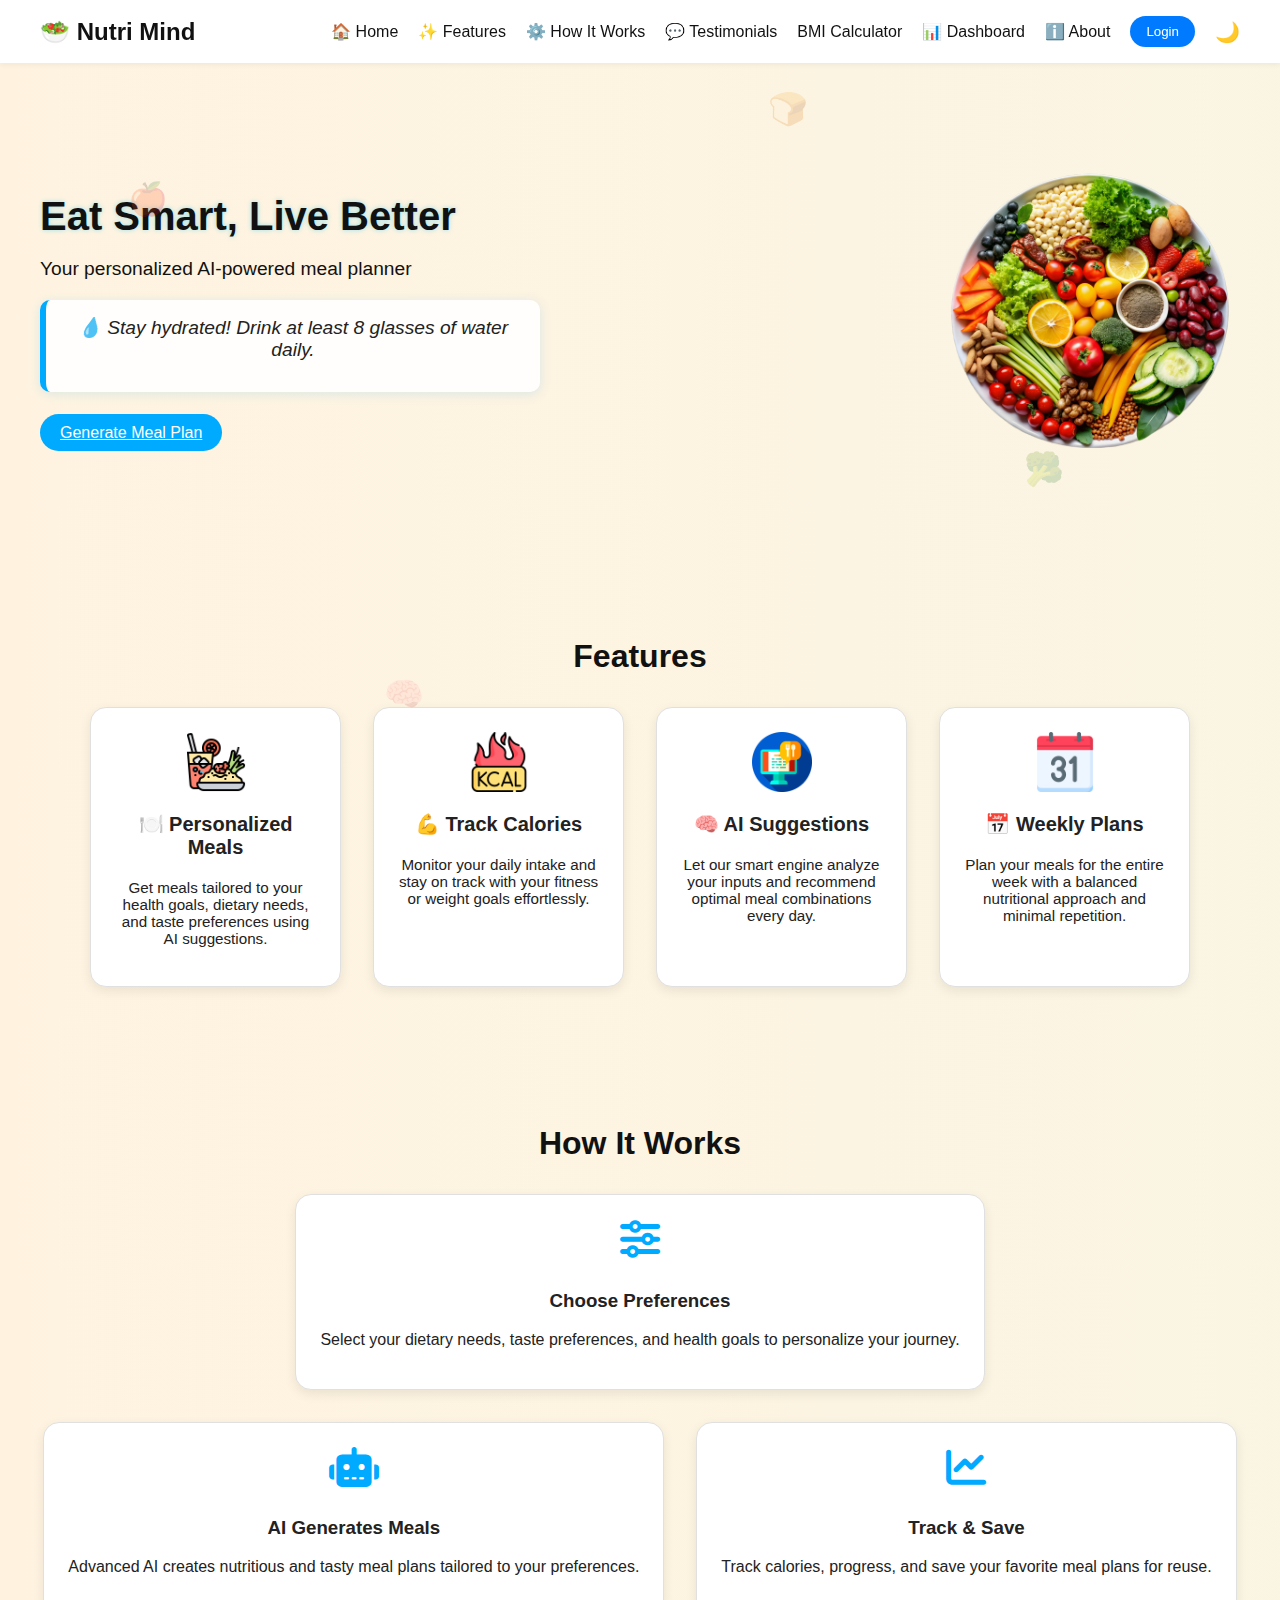
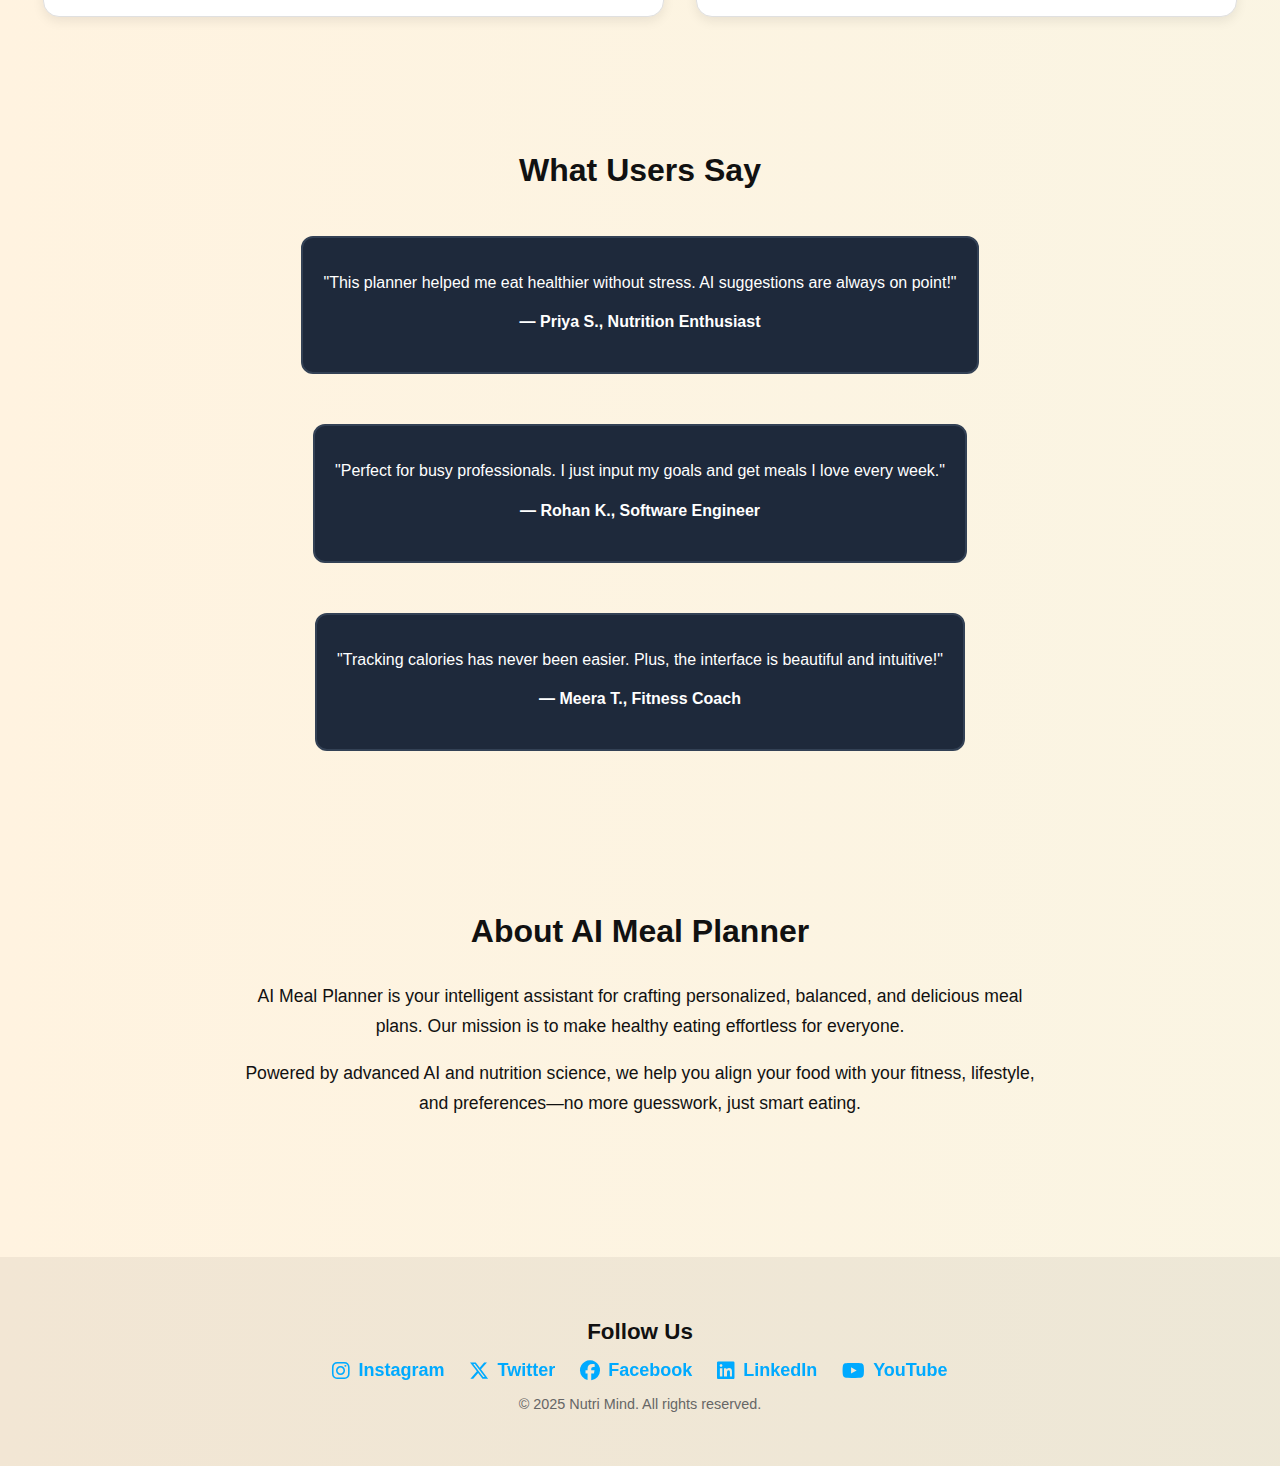
<file: index.html>
<!DOCTYPE html>
<html lang="en">
<head>
  <meta charset="UTF-8" />
  <meta name="viewport" content="width=device-width, initial-scale=1.0"/>
  <title>AI Meal Planner</title>
  <link rel="stylesheet" href="style/style.css" />

  <!-- ✅ Font Awesome for Icons -->
  <link rel="stylesheet" href="https://cdnjs.cloudflare.com/ajax/libs/font-awesome/6.5.0/css/all.min.css">
  
  
  <style>
    /* ✅ Add fade animation for daily tip */
    #dailyTip {
      font-size: 1.2rem;
      opacity: 0;
      transition: opacity 1s ease;
      text-align: center;
      margin-top: 1rem;
      font-weight: 500;
    }

    #dailyTip.visible {
      opacity: 1;
    }
  </style>
</head>

<body>

  <!-- 🆕 Floating Background Icons -->
  <div class="floating-icons">
    <span class="icon icon1">🍎</span>
    <span class="icon icon2">🥦</span>
    <span class="icon icon3">🧠</span>
    <span class="icon icon4">🍞</span>
  </div>

  <!-- ===================== Navbar ===================== -->
  <header class="navbar">
    <div class="logo">
      <span>🥗 Nutri Mind</span>
    </div>
    <nav class="navbar-right">
      <a href="#">🏠 Home</a>
      <a href="#features">✨ Features</a>
      <a href="#how-it-works">⚙️ How It Works</a>
      <a href="#testimonials">💬 Testimonials</a>
      <a href="bmi.html">BMI Calculator</a>
      <a href="dashboard.html">📊 Dashboard</a>
      <a href="#about">ℹ️ About</a>
      <button id="login-btn" class="cta">Login</button>
      <span id="dark-mode-toggle">🌙</span>
    </nav>
  </header>

  <!-- ===================== Hero Section ===================== -->
  <section class="hero">
    <div class="hero-content">
      <h1>Eat Smart, Live Better</h1>
      <p>Your personalized AI-powered meal planner</p>
    <div class="daily-tip" id="dailyTip">
  💧 Stay hydrated! Drink at least 8 glasses of water daily.
    </div>
    <a href="select-plan.html" class="primary-btn">Generate Meal Plan</a>
    </div>

    <div class="hero-image">
      <img src="assets/float2.png" alt="Meal" class="floating-meal"/>
    </div>
  </section>


  <!-- ===================== Features ===================== -->
  <section class="features" id="features">
    <h2>Features</h2>
    <div class="features-grid">
      <div class="feature-card">
        <img src="assets/meal.png" alt="Meals Icon" class="feature-icon">
        <h3>🍽️ Personalized Meals</h3>
        <p>Get meals tailored to your health goals, dietary needs, and taste preferences using AI suggestions.</p>
      </div>

      <div class="feature-card">
        <img src="assets/kcal.png" alt="Calories Icon" class="feature-icon">
        <h3>💪 Track Calories</h3>
        <p>Monitor your daily intake and stay on track with your fitness or weight goals effortlessly.</p>
      </div>

      <div class="feature-card">
        <img src="assets/ai meal.png" alt="AI Icon" class="feature-icon">
        <h3>🧠 AI Suggestions</h3>
        <p>Let our smart engine analyze your inputs and recommend optimal meal combinations every day.</p>
      </div>

      <div class="feature-card">
        <img src="assets/calendar.png" alt="Calendar Icon" class="feature-icon">
        <h3>📅 Weekly Plans</h3>
        <p>Plan your meals for the entire week with a balanced nutritional approach and minimal repetition.</p>
      </div>
    </div>
  </section>


<!-- ===================== How It Works ===================== -->
<section class="how-it-works" id="how-it-works">
  <h2 class="section-title">How It Works</h2>
  <div class="how-steps card-container">
    <div class="how-card">
      <i class="fas fa-sliders-h how-icon"></i>
      <h3>Choose Preferences</h3>
      <p>Select your dietary needs, taste preferences, and health goals to personalize your journey.</p>
    </div>
    <div class="how-card">
      <i class="fas fa-robot how-icon"></i>
      <h3>AI Generates Meals</h3>
      <p>Advanced AI creates nutritious and tasty meal plans tailored to your preferences.</p>
    </div>
    <div class="how-card">
      <i class="fas fa-chart-line how-icon"></i>
      <h3>Track & Save</h3>
      <p>Track calories, progress, and save your favorite meal plans for reuse.</p>
    </div>
  </div>
</section>


  <!-- ===================== Testimonials ===================== -->
  <section id="testimonials" class="testimonials">
    <h2 class="section-title">What Users Say</h2>
    <div class="testimonial-cards">
      <div class="testimonial-card">
        <p>"This planner helped me eat healthier without stress. AI suggestions are always on point!"</p>
        <h4>— Priya S., Nutrition Enthusiast</h4>
      </div>

      <div class="testimonial-card">
        <p>"Perfect for busy professionals. I just input my goals and get meals I love every week."</p>
        <h4>— Rohan K., Software Engineer</h4>
      </div>

      <div class="testimonial-card">
        <p>"Tracking calories has never been easier. Plus, the interface is beautiful and intuitive!"</p>
        <h4>— Meera T., Fitness Coach</h4>
      </div>
    </div>
  </section>

  <!-- ===================== About ===================== -->
  <section id="about" class="about">
    <h2 class="section-title">About AI Meal Planner</h2>
    <div class="about-content">
      <p>
        AI Meal Planner is your intelligent assistant for crafting personalized, balanced, and delicious meal plans. Our mission is to make healthy eating effortless for everyone.
      </p>
      <p>
        Powered by advanced AI and nutrition science, we help you align your food with your fitness, lifestyle, and preferences—no more guesswork, just smart eating.
      </p>
    </div>
  </section>

  <!-- ===================== Login Modal ===================== -->
  <div id="login-modal" class="login-modal hidden">
    <div class="login-card">
      <span class="close-btn" id="close-login">&times;</span>
      <h2>Login</h2>
      <input type="email" placeholder="Email" />
      <input type="password" placeholder="Password" />
      <button class="primary-btn">Sign In</button>

      <div class="dark-mode-toggle-container">
        <label for="modal-dark-toggle">🌙</label>
        <input type="checkbox" id="modal-dark-toggle" />
      </div>

      <p style="margin-top: 20px; text-align: center;">
        Don't have an account?
        <button id="open-register" style="color: #4ade80; background: none; border: none; cursor: pointer; text-decoration: underline;">
          Register
        </button>
      </p>
    </div>
  </div>

  <!-- ===================== Register Modal ===================== -->
  <div id="register-modal" class="login-modal hidden">
    <div class="login-card">
      <span class="close-btn" id="close-register">&times;</span>
      <h2>Register</h2>
      <input type="text" placeholder="Name" />
      <input type="email" placeholder="Email" />
      <input type="password" placeholder="Password" />
      <button class="primary-btn">Create Account</button>

      <div class="dark-mode-toggle-container">
        <label for="modal-dark-toggle-register">🌙</label>
        <input type="checkbox" id="modal-dark-toggle-register" />
      </div>

      <p style="margin-top: 20px; text-align: center;">
        Already have an account?
        <button id="back-to-login" style="color: #4ade80; background: none; border: none; cursor: pointer; text-decoration: underline;">
          Login
        </button>
      </p>
    </div>
  </div>

  <!-- ===================== Script ===================== -->
<script>
  const tips = [
    "🥗 Eat a variety of colorful fruits and vegetables.",
    "🚶‍♂️ Walk at least 30 minutes every day.",
    "🧘‍♀️ Practice mindfulness or meditation for 10 mins.",
    "🍎 Avoid processed foods and sugary drinks.",
    "😴 Get at least 7-8 hours of sleep every night.",
    "🏋️‍♀️ Do light exercise to stay active and boost mood."
  ];

  let currentTip = 0;
  const tipElement = document.getElementById("dailyTip");

  function rotateTip() {
    tipElement.classList.remove("visible");

    setTimeout(() => {
      currentTip = (currentTip + 1) % tips.length;
      tipElement.innerText = tips[currentTip];
      tipElement.classList.add("visible");
    }, 500);
  }

  tipElement.classList.add("visible");
  setInterval(rotateTip, 5000);
</script>

<script src="assets/script.js"></script>

<!-- ===================== Footer / Socials ===================== -->
<footer class="footer-socials">
  <h3>Follow Us</h3>
  <div class="social-icons">
    <a href="#" target="_blank"><i class="fab fa-instagram"></i> Instagram</a>
    <a href="#" target="_blank"><i class="fab fa-x-twitter"></i> Twitter</a>
    <a href="#" target="_blank"><i class="fab fa-facebook"></i> Facebook</a>
    <a href="#" target="_blank"><i class="fab fa-linkedin"></i> LinkedIn</a>
    <a href="#" target="_blank"><i class="fab fa-youtube"></i> YouTube</a>
  </div>
  <p class="footer-credit">© 2025 Nutri Mind. All rights reserved.</p>
</footer>

</body>
</html>
</file>
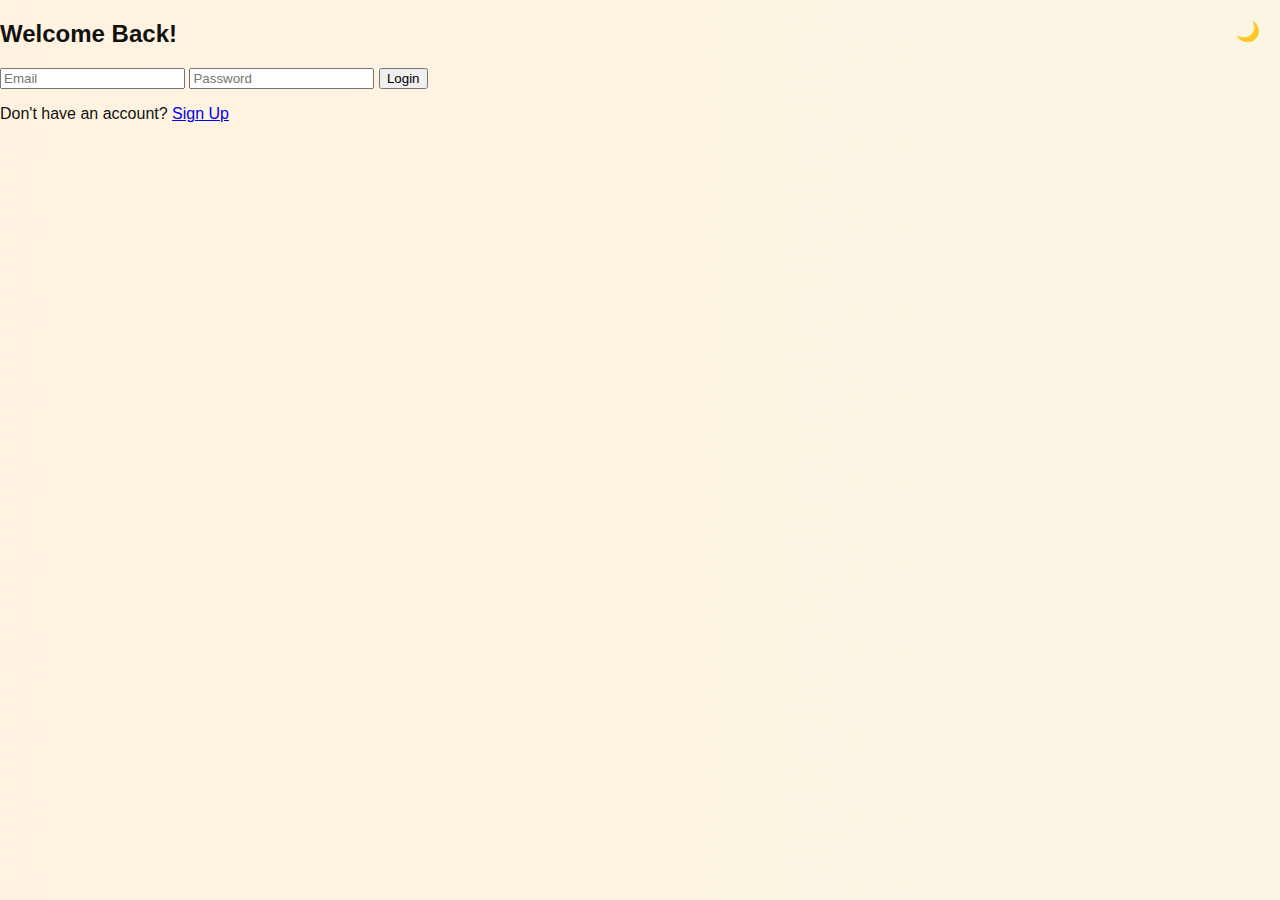
<file: login.html>
<!-- login.html -->
<!DOCTYPE html>
<html lang="en">
<head>
  <meta charset="UTF-8">
  <meta name="viewport" content="width=device-width, initial-scale=1.0">
  <title>Login - AI Meal Planner</title>
  <link rel="stylesheet" href="style/style.css">
</head>
<body class="login-page">
  <div class="dark-mode-toggle" onclick="toggleDarkMode()">🌙</div>

  <div class="login-container">
    <h2>Welcome Back!</h2>
    <form>
      <input type="email" placeholder="Email" required>
      <input type="password" placeholder="Password" required>
      <button type="submit">Login</button>
    </form>
    <p>Don't have an account? <a href="#">Sign Up</a></p>
  </div>

  <script>
    function toggleDarkMode() {
      document.body.classList.toggle("dark-mode");
    }
  </script>
</body>
</html>
</file>
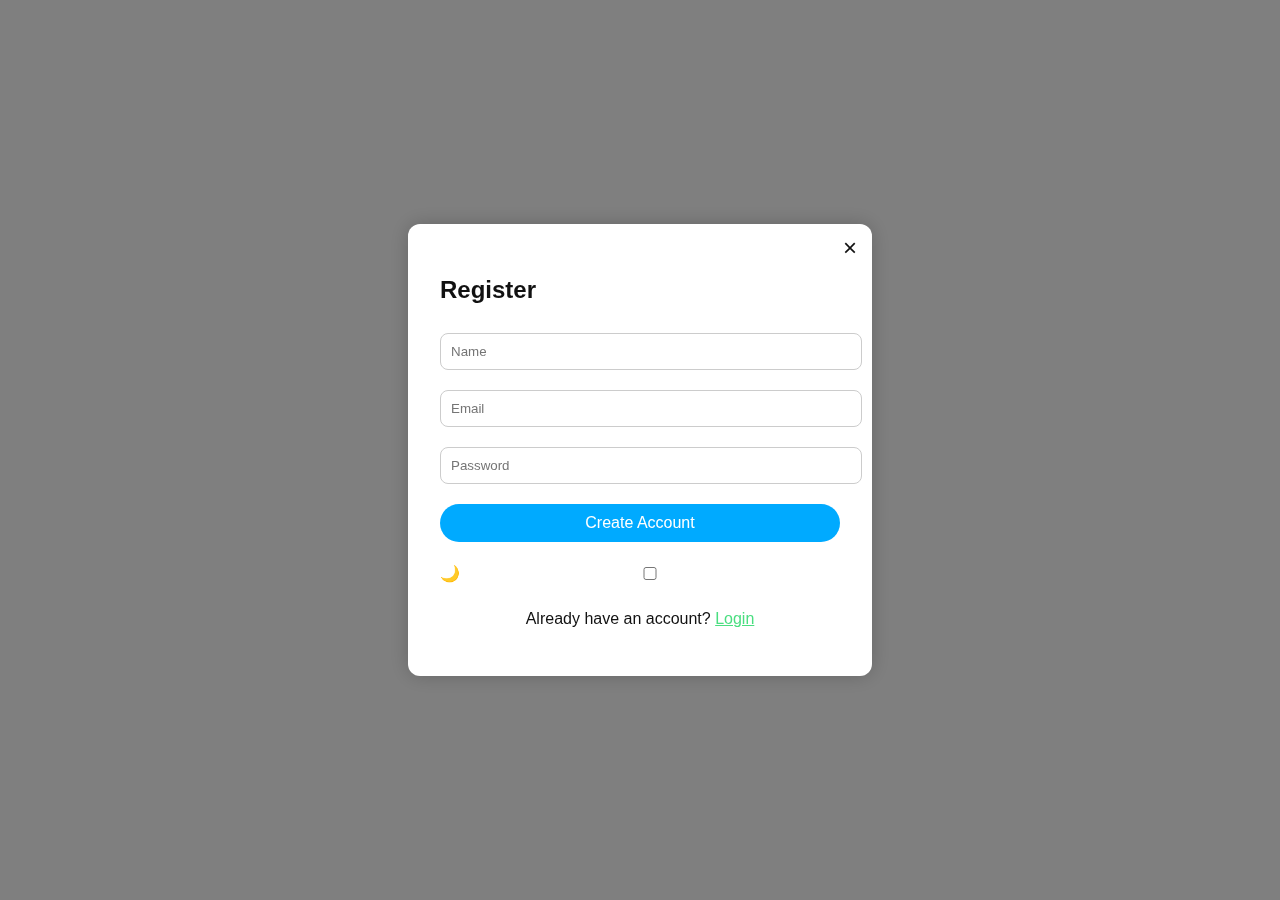
<file: register.html>
<!DOCTYPE html>
<html lang="en">
<head>
  <meta charset="UTF-8" />
  <meta name="viewport" content="width=device-width, initial-scale=1.0"/>
  <title>Register | Nutri Mind</title>
  <link rel="stylesheet" href="style/style.css" />
</head>
<body>
  <div class="login-modal show">
    <div class="login-card">

      <span class="close-btn" onclick="window.history.back()">×</span>
      <h2>Register</h2>

      <input type="text" placeholder="Name" />
      <input type="email" placeholder="Email" />
      <input type="password" placeholder="Password" />
      <button class="primary-btn">Create Account</button>

      <!-- 🌗 Dark Mode Toggle for Card ---->
      <div class="dark-mode-toggle-container">
        <label for="modal-dark-toggle-register">🌙</label>
        <input type="checkbox" id="modal-dark-toggle-register" />
      </div>

      <p style="margin-top: 20px; text-align: center;">
        Already have an account?
        <a href="login.html" style="color: #4ade80;">Login</a>
      </p>
    </div>
  </div>

  <script>
    // Toggle dark mode for the card only
    document.getElementById("modal-dark-toggle-register").addEventListener("change", function () {
      document.querySelector(".login-card").classList.toggle("dark-mode", this.checked);
    });
  </script>
</body>
</html>
</file>
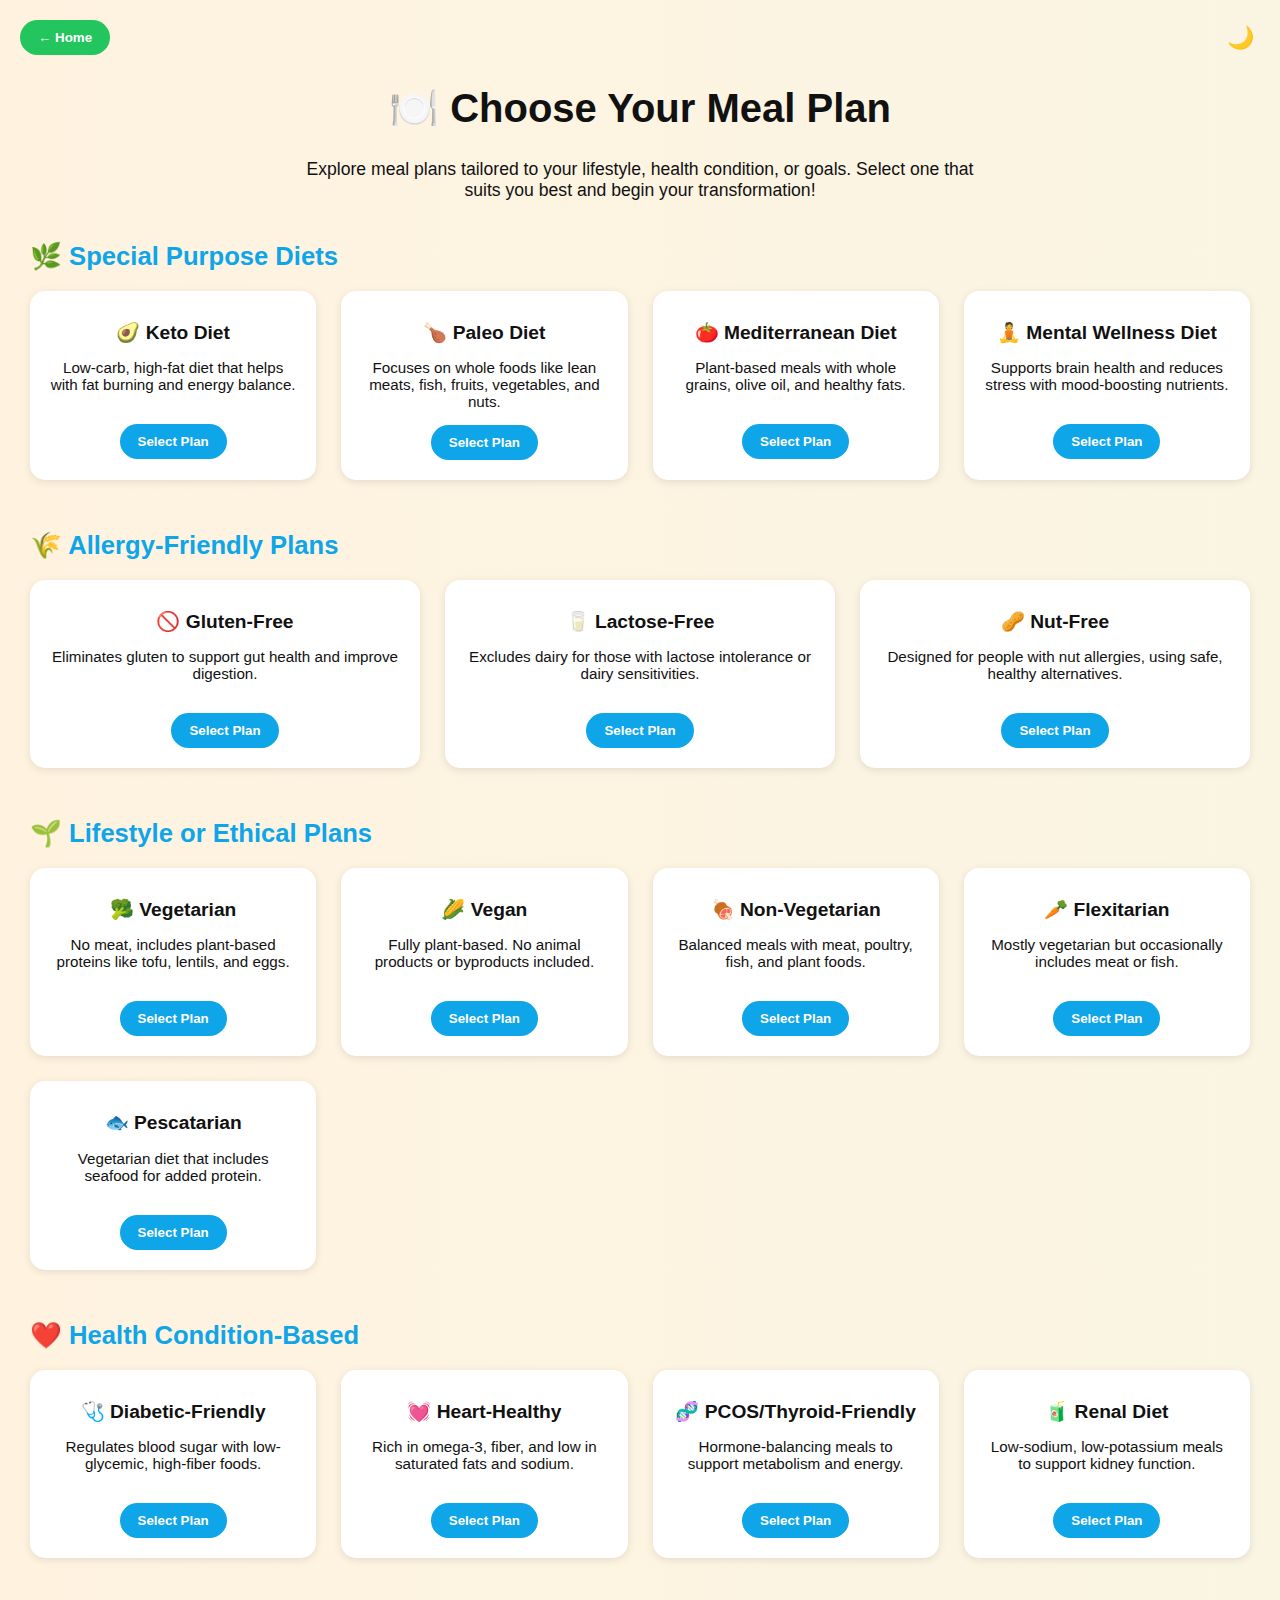
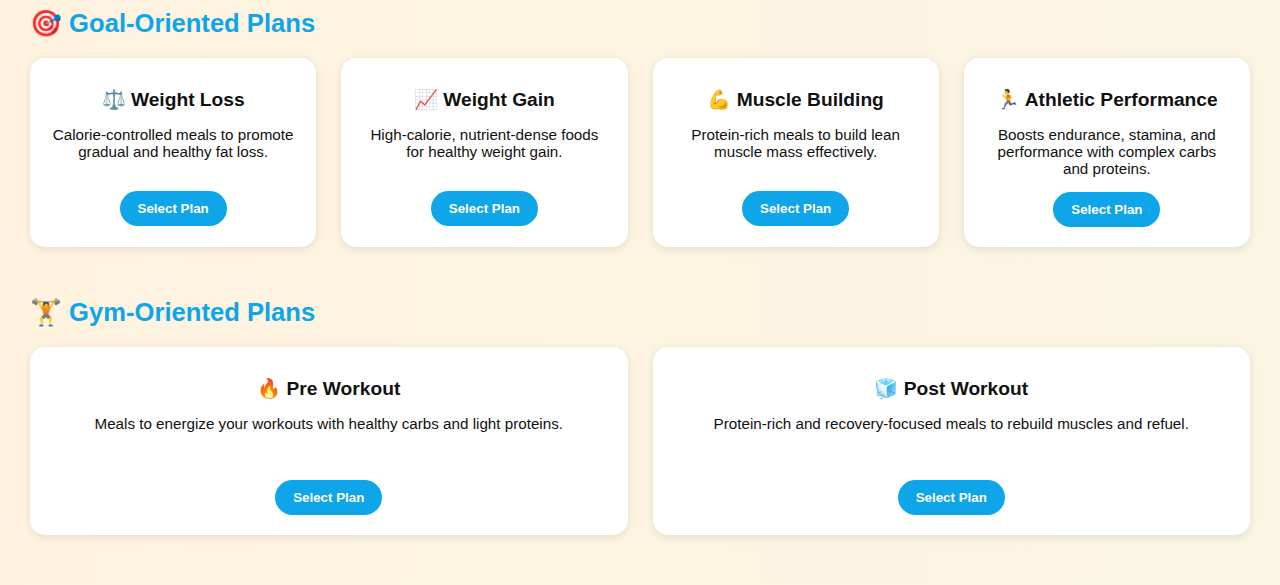
<file: select-plan.html>
<!DOCTYPE html>
<html lang="en">
<head>
  <meta charset="UTF-8" />
  <meta name="viewport" content="width=device-width, initial-scale=1.0"/>
  <title>Select Meal Plan | Nutri Mind</title>
  <style>
    body {
      margin: 0;
      font-family: 'Segoe UI', sans-serif;
      background: linear-gradient(270deg, #e0f7fa, #f1f8e9, #fff3e0);
      background-size: 600% 600%;
      animation: gradientBG 20s ease infinite;
      color: #111;
      transition: background 0.5s ease, color 0.5s ease;
    }

    @keyframes gradientBG {
      0% { background-position: 0% 50%; }
      50% { background-position: 100% 50%; }
      100% { background-position: 0% 50%; }
    }

    body.dark {
      background: linear-gradient(270deg, #0f2027, #203a43, #2c5364);
      color: #f4f4f4;
    }

    .top-bar {
      display: flex;
      justify-content: space-between;
      align-items: center;
      padding: 20px;
    }

    .back-button {
      background-color: #22c55e;
      color: #fff;
      padding: 10px 18px;
      border: none;
      border-radius: 30px;
      font-weight: bold;
      cursor: pointer;
      transition: 0.3s;
    }

    .back-button:hover {
      background-color: #16a34a;
    }

    .toggle-dark {
      font-size: 22px;
      background: none;
      border: none;
      cursor: pointer;
    }

    h1 {
      text-align: center;
      font-size: 2.5rem;
      margin-top: 10px;
    }

    p.description {
      text-align: center;
      max-width: 700px;
      margin: 10px auto 30px;
      font-size: 1.1rem;
    }

    h2.category-title {
      margin: 40px 0 20px 30px;
      font-size: 1.6rem;
      color: #0ea5e9;
      display: flex;
      align-items: center;
      gap: 10px;
    }

    .plans-grid {
      display: grid;
      grid-template-columns: repeat(auto-fit, minmax(240px, 1fr));
      gap: 25px;
      padding: 0 30px;
      margin-bottom: 50px;
    }

    .plan-card {
      background-color: #fff;
      padding: 20px;
      border-radius: 15px;
      text-align: center;
      box-shadow: 0 2px 8px rgba(0,0,0,0.1);
      transition: transform 0.3s, box-shadow 0.3s;
    }

    .plan-card:hover {
      transform: translateY(-5px);
      box-shadow: 0 0 15px rgba(0, 170, 255, 0.2);
    }

    .plan-card h3 {
      font-size: 1.2rem;
      margin: 10px 0 8px;
    }

    .plan-card p {
      font-size: 0.95rem;
      margin-bottom: 15px;
      min-height: 50px;
    }

    .plan-card button {
      background-color: #0ea5e9;
      color: #fff;
      padding: 10px 18px;
      border: none;
      border-radius: 20px;
      font-weight: bold;
      cursor: pointer;
      transition: background 0.3s ease;
    }

    .plan-card button:hover {
      background-color: #0284c7;
    }

    /* DARK MODE */
    body.dark .plan-card {
      background-color: #111827;
      color: #f4f4f4;
    }

    body.dark .plan-card:hover {
      box-shadow: 0 0 20px rgba(0, 170, 255, 0.3);
    }

    body.dark h2.category-title {
      color: #67e8f9;
    }
  </style>
</head>
<body>

  <!-- Top Bar -->
  <div class="top-bar">
    <button class="back-button" onclick="location.href='index.html'">← Home</button>
    <button class="toggle-dark" id="darkToggle">🌙</button>
  </div>

  <!-- Heading -->
  <h1>🍽️ Choose Your Meal Plan</h1>
  <p class="description">Explore meal plans tailored to your lifestyle, health condition, or goals. Select one that suits you best and begin your transformation!</p>

  <!-- Special Purpose Diets -->
  <h2 class="category-title">🌿 Special Purpose Diets</h2>
  <div class="plans-grid">
    <div class="plan-card">
      <h3>🥑 Keto Diet</h3>
      <p>Low-carb, high-fat diet that helps with fat burning and energy balance.</p>
      <button>Select Plan</button>
    </div>
    <div class="plan-card">
      <h3>🍗 Paleo Diet</h3>
      <p>Focuses on whole foods like lean meats, fish, fruits, vegetables, and nuts.</p>
      <button>Select Plan</button>
    </div>
    <div class="plan-card">
      <h3>🍅 Mediterranean Diet</h3>
      <p>Plant-based meals with whole grains, olive oil, and healthy fats.</p>
      <button>Select Plan</button>
    </div>
    <div class="plan-card">
      <h3>🧘 Mental Wellness Diet</h3>
      <p>Supports brain health and reduces stress with mood-boosting nutrients.</p>
      <button>Select Plan</button>
    </div>
  </div>

  <!-- Allergy-Friendly Plans -->
  <h2 class="category-title">🌾 Allergy-Friendly Plans</h2>
  <div class="plans-grid">
    <div class="plan-card">
      <h3>🚫 Gluten-Free</h3>
      <p>Eliminates gluten to support gut health and improve digestion.</p>
      <button>Select Plan</button>
    </div>
    <div class="plan-card">
      <h3>🥛 Lactose-Free</h3>
      <p>Excludes dairy for those with lactose intolerance or dairy sensitivities.</p>
      <button>Select Plan</button>
    </div>
    <div class="plan-card">
      <h3>🥜 Nut-Free</h3>
      <p>Designed for people with nut allergies, using safe, healthy alternatives.</p>
      <button>Select Plan</button>
    </div>
  </div>

  <!-- Lifestyle / Ethical Plans -->
  <h2 class="category-title">🌱 Lifestyle or Ethical Plans</h2>
  <div class="plans-grid">
    <div class="plan-card">
      <h3>🥦 Vegetarian</h3>
      <p>No meat, includes plant-based proteins like tofu, lentils, and eggs.</p>
      <button>Select Plan</button>
    </div>
    <div class="plan-card">
      <h3>🌽 Vegan</h3>
      <p>Fully plant-based. No animal products or byproducts included.</p>
      <button>Select Plan</button>
    </div>
    <div class="plan-card">
      <h3>🍖 Non-Vegetarian</h3>
      <p>Balanced meals with meat, poultry, fish, and plant foods.</p>
      <button>Select Plan</button>
    </div>
    <div class="plan-card">
      <h3>🥕 Flexitarian</h3>
      <p>Mostly vegetarian but occasionally includes meat or fish.</p>
      <button>Select Plan</button>
    </div>
    <div class="plan-card">
      <h3>🐟 Pescatarian</h3>
      <p>Vegetarian diet that includes seafood for added protein.</p>
      <button>Select Plan</button>
    </div>
  </div>

  <!-- Health Condition Based Plans -->
  <h2 class="category-title">❤️ Health Condition-Based</h2>
  <div class="plans-grid">
    <div class="plan-card">
      <h3>🩺 Diabetic-Friendly</h3>
      <p>Regulates blood sugar with low-glycemic, high-fiber foods.</p>
      <button>Select Plan</button>
    </div>
    <div class="plan-card">
      <h3>💓 Heart-Healthy</h3>
      <p>Rich in omega-3, fiber, and low in saturated fats and sodium.</p>
      <button>Select Plan</button>
    </div>
    <div class="plan-card">
      <h3>🧬 PCOS/Thyroid-Friendly</h3>
      <p>Hormone-balancing meals to support metabolism and energy.</p>
      <button>Select Plan</button>
    </div>
    <div class="plan-card">
      <h3>🧃 Renal Diet</h3>
      <p>Low-sodium, low-potassium meals to support kidney function.</p>
      <button>Select Plan</button>
    </div>
  </div>

  <!-- Goal-Oriented Plans -->
  <h2 class="category-title">🎯 Goal-Oriented Plans</h2>
  <div class="plans-grid">
    <div class="plan-card">
      <h3>⚖️ Weight Loss</h3>
      <p>Calorie-controlled meals to promote gradual and healthy fat loss.</p>
      <button>Select Plan</button>
    </div>
    <div class="plan-card">
      <h3>📈 Weight Gain</h3>
      <p>High-calorie, nutrient-dense foods for healthy weight gain.</p>
      <button>Select Plan</button>
    </div>
    <div class="plan-card">
      <h3>💪 Muscle Building</h3>
      <p>Protein-rich meals to build lean muscle mass effectively.</p>
      <button>Select Plan</button>
    </div>
    <div class="plan-card">
      <h3>🏃 Athletic Performance</h3>
      <p>Boosts endurance, stamina, and performance with complex carbs and proteins.</p>
      <button>Select Plan</button>
    </div>
  </div>

  <!-- Gym-Oriented -->
  <h2 class="category-title">🏋️ Gym-Oriented Plans</h2>
  <div class="plans-grid">
    <div class="plan-card">
      <h3>🔥 Pre Workout</h3>
      <p>Meals to energize your workouts with healthy carbs and light proteins.</p>
      <button>Select Plan</button>
    </div>
    <div class="plan-card">
      <h3>🧊 Post Workout</h3>
      <p>Protein-rich and recovery-focused meals to rebuild muscles and refuel.</p>
      <button>Select Plan</button>
    </div>
  </div>

  <!-- Script -->
  <script>
    const toggle = document.getElementById("darkToggle");
    const body = document.body;

    if (localStorage.getItem('darkMode') === 'enabled') {
      body.classList.add('dark');
    }

    toggle.addEventListener('click', () => {
      body.classList.toggle('dark');
      localStorage.setItem('darkMode', body.classList.contains('dark') ? 'enabled' : 'disabled');
    });
  </script>
</body>
</html>
</file>
<file: style/style.css>
/* =======================
   ✨ Global Styles – Animated Gradient
======================= */
body {
  font-family: 'Segoe UI', sans-serif;
  margin: 0;
  color: #111;
  background: linear-gradient(270deg, #e0f7fa, #f1f8e9, #fff3e0);
  background-size: 600% 600%;
  animation: gradientBG 20s ease infinite;
  transition: background 0.3s, color 0.3s;
}

html {
  scroll-behavior: smooth;
}

@keyframes gradientBG {
  0% { background-position: 0% 50%; }
  50% { background-position: 100% 50%; }
  100% { background-position: 0% 50%; }
}

/* =======================
   🌑 Dark Mode Overrides
======================= */
body.dark {
  background: linear-gradient(270deg, #0f2027, #203a43, #2c5364);
  background-size: 600% 600%;
  animation: gradientBG 20s ease infinite;
  color: #f4f4f4;
}

body.dark .navbar {
  background: #222;
}

body.dark .navbar a,
body.dark .hero-content h1,
body.dark .hero-content p,
body.dark .section-title {
  color: #f4f4f4;
}

body.dark .primary-btn {
  background: #00aaff;
  color: white;
}

body.dark .how-card {
  background: #1e1e1e;
  color: #eeeeee;
  border: 1px solid #333;
}

/* =======================
   🧭 Navbar
======================= */
.navbar {
  display: flex;
  justify-content: space-between;
  align-items: center;
  padding: 16px 40px;
  background: white;
  box-shadow: 0 2px 5px rgba(0,0,0,0.05);
  position: sticky;
  top: 0;
  z-index: 10;
}

.logo {
  font-weight: bold;
  font-size: 1.5rem;
}

.navbar-right {
  display: flex;
  align-items: center;
  gap: 20px;
}

.navbar-right a {
  text-decoration: none;
  color: #111;
  font-weight: 500;
}

.cta {
  padding: 8px 16px;
  background: #007bff;
  color: white;
  border: none;
  border-radius: 25px;
  cursor: pointer;
  transition: background 0.3s;
}

.cta:hover {
  background: #005fcc;
}

#dark-mode-toggle {
  cursor: pointer;
  font-size: 20px;
}

/* =======================
   🦸 Hero Section
======================= */
.hero {
  display: flex;
  justify-content: space-between;
  align-items: center;
  padding: 80px 40px;
  background: transparent;
  flex-wrap: wrap;
}

.hero-content {
  max-width: 500px;
}

.hero-content h1 {
  font-size: 2.5rem;
  margin-bottom: 10px;
  text-shadow: 0 0 5px rgba(0, 200, 255, 0.4);
}

.hero-content p {
  margin-bottom: 20px;
  font-size: 1.2rem;
}

.primary-btn {
  padding: 10px 20px;
  background: #00aaff;
  color: white;
  border: none;
  border-radius: 25px;
  cursor: pointer;
  font-size: 1rem;
}

.hero-image img {
  max-width: 300px;
  margin-top: 20px;
}

/* =======================
   📦 Features Section
======================= */
.features {
  text-align: center;
  padding: 4rem 2rem;
  background: transparent;
}

.features h2 {
  font-size: 2rem;
  margin-bottom: 2rem;
}

.features-grid {
  display: grid;
  grid-template-columns: repeat(auto-fit, minmax(250px, 1fr));
  gap: 2rem;
  max-width: 1100px;
  margin: auto;
}

.feature-card {
  background: #ffffff;
  color: #222222;
  padding: 1.5rem;
  border-radius: 1rem;
  box-shadow: 0 4px 12px rgba(0, 0, 0, 0.08);
  transition: transform 0.3s ease, box-shadow 0.3s ease;
  border: 1px solid #e0e0e0;
}

.feature-card h3 {
  margin-top: 1rem;
  font-size: 1.25rem;
}

.feature-card p {
  font-size: 0.95rem;
  margin-top: 0.5rem;
  color: var(--text-light);
}

.feature-icon {
  width: 60px;
  height: 60px;
}

body.dark .feature-card {
  background: #222;
  color: #f4f4f4;
  border: 1px solid #333;
}

/* =======================
   ⚙️ How It Works Section
======================= */
.how-icon {
  font-size: 40px;
  color: #00aaff;
  margin-bottom: 12px;
  animation: pulseIcon 1.8s infinite;
}

@keyframes pulseIcon {
  0%, 100% {
    transform: scale(1);
    opacity: 1;
  }
  50% {
    transform: scale(1.1);
    opacity: 0.7;
  }
}

.how-it-works {
  background: transparent;
  padding: 3rem 0;
}

.card-container {
  display: flex;
  justify-content: center;
  gap: 2rem;
  flex-wrap: wrap;
  margin-top: 2rem;
}

.how-card {
  background: #ffffff;
  color: #222222;
  padding: 1.5rem;
  border-radius: 1rem;
  border: 1px solid #e0e0e0;
  box-shadow: 0 4px 12px rgba(0, 0, 0, 0.08);
  text-align: center;
  transition: transform 0.3s ease, box-shadow 0.3s ease, background 0.3s, color 0.3s;
}

.how-card:hover {
  transform: translateY(-5px);
  box-shadow: 0 8px 16px rgba(0, 0, 0, 0.12);
}

body.dark .how-card:hover {
  background: #1e1e1e;
  color: #eeeeee;
  box-shadow: 0 8px 16px rgba(255, 255, 255, 0.08);
}

.section-title {
  text-align: center;
  font-size: 2rem;
  font-weight: bold;
  margin-bottom: 2rem;
  color: #111;
}

body.dark .section-title {
  color: #f4f4f4;
}

/* =======================
   👤 Testimonials
======================= */
.testimonials,
.about {
  padding: 60px 20px;
  text-align: center;
  background: transparent;
}

.testimonial-cards {
  display: flex;
  flex-wrap: wrap;
  gap: 20px;
  justify-content: center;
}

.testimonial-card {
  background-color: #1e293b;
  color: white;
  border: 2px solid #334155;
  border-radius: 12px;
  padding: 20px;
  margin: 15px;
  transition: all 0.3s ease;
}

.testimonial-card:hover {
  transform: translateY(-5px);
  box-shadow: 0 0 20px rgba(0, 200, 255, 0.3);
}

body.dark-mode .testimonial-card {
  background-color: #f1f5f9;
  color: #0f172a;
  border: 2px solid #cbd5e1;
}

/* =======================
   ℹ️ About Section
======================= */
.about-content {
  max-width: 800px;
  margin: auto;
  font-size: 1.1rem;
  line-height: 1.7;
}

/* =======================
   🍽️ Hero Image Animation
======================= */
@keyframes float {
  0% { transform: translateY(0px); }
  50% { transform: translateY(-20px); }
  100% { transform: translateY(0px); }
}

.floating-meal {
  width: 350px;
  animation: float 3s ease-in-out infinite;
  transition: transform 0.3s ease;
}

.floating-meal:hover {
  transform: scale(1.05) rotate(1deg);
}

/* =======================
   🔐 Login/Register Modal
======================= */
.login-modal {
  position: fixed;
  top: 0;
  left: 0;
  width: 100%;
  height: 100%;
  background: rgba(0, 0, 0, 0.5);
  display: flex;
  justify-content: center;
  align-items: center;
  z-index: 999;
}

.login-card {
  background: #fff;
  color: #111;
  padding: 2rem;
  border-radius: 12px;
  box-shadow: 0 0 20px rgba(0,0,0,0.2);
  position: relative;
  width: 90%;
  max-width: 400px;
  transition: all 0.3s ease-in-out;
}

.login-card input {
  width: 100%;
  padding: 10px;
  margin: 10px 0;
  border: 1px solid #ccc;
  border-radius: 8px;
}

.login-card .primary-btn {
  width: 100%;
  margin-top: 10px;
}

.close-btn {
  position: absolute;
  right: 15px;
  top: 10px;
  cursor: pointer;
  font-size: 1.5rem;
}

.login-card.dark-mode {
  background-color: #1c1c1c;
  color: #fff;
}

.login-card.dark-mode input {
  background-color: #333;
  color: #fff;
  border: 1px solid #555;
}

/* =======================
   🌗 Toggle Buttons
======================= */
.dark-mode-toggle {
  position: absolute;
  top: 20px;
  right: 20px;
  cursor: pointer;
  font-size: 1.2rem;
}

.dark-mode-toggle-container {
  display: flex;
  justify-content: center;
  align-items: center;
  margin-top: 15px;
}

/* =======================
   🔁 Modal Animations
======================= */
@keyframes fadeInUp {
  0% { opacity: 0; transform: translateY(40px); }
  100% { opacity: 1; transform: translateY(0); }
}

@keyframes fadeOutDown {
  0% { opacity: 1; transform: translateY(0); }
  100% { opacity: 0; transform: translateY(40px); }
}

.modal-animate-in {
  animation: fadeInUp 0.4s ease forwards;
}

.modal-animate-out {
  animation: fadeOutDown 0.3s ease forwards;
}

/* =======================
   🎯 Form Switch Links
======================= */
.switch-form {
  text-align: center;
  margin-top: 15px;
  font-size: 14px;
  color: var(--text-color, #000);
}

.switch-form button {
  background: none;
  border: none;
  color: #007bff;
  cursor: pointer;
  font-weight: bold;
}

/* =======================
   🧊 Glow Hover Effect
======================= */
.feature-card:hover,
.how-card:hover {
  background: radial-gradient(circle at center, rgba(0, 170, 255, 0.15), transparent 80%);
  transform: translateY(-5px);
  box-shadow:
    0 0 10px rgba(0, 170, 255, 0.3),
    0 0 20px rgba(0, 170, 255, 0.2);
}

body.dark .feature-card:hover,
body.dark .how-card:hover {
  background: radial-gradient(circle at center, rgba(0, 170, 255, 0.05), transparent 80%);
  box-shadow:
    0 0 15px rgba(0, 170, 255, 0.4),
    0 0 25px rgba(0, 170, 255, 0.2);
}

/* =======================
   🛠️ Utility
======================= */
.hidden {
  display: none;
}

/* === Floating Background Icons === */
.floating-icons {
  position: fixed;
  top: 0;
  left: 0;
  width: 100%;
  height: 100%;
  z-index: 0;
  overflow: hidden;
  pointer-events: none;
}

.icon {
  position: absolute;
  font-size: 2rem;
  opacity: 0.2;
  animation: floatIcon 20s linear infinite;
}

.icon1 { top: 20%; left: 10%; animation-delay: 0s; }
.icon2 { top: 50%; left: 80%; animation-delay: 4s; }
.icon3 { top: 75%; left: 30%; animation-delay: 2s; }
.icon4 { top: 10%; left: 60%; animation-delay: 6s; }

@keyframes floatIcon {
  0% {
    transform: translateY(0) rotate(0deg);
  }
  100% {
    transform: translateY(-100vh) rotate(360deg);
  }
}

/* =======================
   🩺 Daily Tip Smooth Fade Animation
======================= */
.daily-tip {
  background: rgba(255, 255, 255, 0.9);
  border-left: 6px solid #00aaff;
  padding: 1rem 1.5rem;
  margin: 2rem auto;
  border-radius: 10px;
  max-width: 800px;
  font-size: 1rem;
  font-style: italic;
  color: #222;
  text-align: center;
  box-shadow: 0 2px 12px rgba(0, 170, 255, 0.15);
  opacity: 0;
  transition: opacity 1.5s ease-in-out;
  min-height: 60px;
}

.daily-tip.visible {
  opacity: 1;
}

body.dark .daily-tip {
  background: rgba(34, 34, 34, 0.85);
  color: #eee;
  border-left-color: #00aaff;
  box-shadow: 0 2px 12px rgba(0, 170, 255, 0.1);
}



/* === BMI RESULT STYLES === */
.fade-in {
  animation: fadeIn 0.7s ease-in-out forwards;
}

@keyframes fadeIn {
  from { opacity: 0; transform: translateY(10px); }
  to { opacity: 1; transform: translateY(0); }
}

.bmi-box {
  background: rgba(255, 255, 255, 0.1);
  padding: 1rem;
  border-radius: 12px;
  border: 1px solid #ccc;
  margin-top: 1rem;
  text-align: center;
  font-size: 1.1rem;
}

.dark .bmi-box {
  background: rgba(0, 0, 0, 0.4);
  border-color: #666;
}

.tip {
  font-size: 0.85rem;
  color: var(--primary);
  display: block;
  margin-top: 0.5rem;
}


/* =======================
   ✨ Glow & Pulse on Hover for Primary Button
======================= */
@keyframes glowPulse {
  0% {
    box-shadow: 0 0 10px rgba(0, 170, 255, 0.4), 0 0 20px rgba(0, 170, 255, 0.2);
    transform: scale(1.05);
  }
  50% {
    box-shadow: 0 0 20px rgba(0, 170, 255, 0.6), 0 0 30px rgba(0, 170, 255, 0.3);
    transform: scale(1.07);
  }
  100% {
    box-shadow: 0 0 10px rgba(0, 170, 255, 0.4), 0 0 20px rgba(0, 170, 255, 0.2);
    transform: scale(1.05);
  }
}

.primary-btn:hover {
  animation: glowPulse 1.5s infinite ease-in-out;
}


/* =======================
   🔗 Footer Social Icons
======================= */
.footer-socials {
  background-color: rgba(0, 0, 0, 0.05);
  padding: 40px 20px;
  text-align: center;
  margin-top: 60px;
}

.footer-socials h3 {
  font-size: 1.4rem;
  margin-bottom: 15px;
  color: #111;
}

.footer-socials .social-icons {
  display: flex;
  justify-content: center;
  flex-wrap: wrap;
  gap: 25px;
  margin-bottom: 15px;
}

.footer-socials .social-icons a {
  font-size: 18px;
  color: #00aaff;
  text-decoration: none;
  transition: color 0.3s ease, transform 0.4s ease;
  font-weight: 600;
  display: flex;
  align-items: center;
  gap: 8px;
  position: relative;
}

.footer-socials .social-icons a i {
  font-size: 20px;
  transition: transform 0.4s ease;
}

.footer-socials .social-icons a:hover i {
  transform: rotate(15deg) scale(1.2);
  animation: bounceSpin 0.6s ease;
}

.footer-socials .social-icons a:hover {
  color: #007acc;
  text-shadow: 0 0 10px rgba(0, 170, 255, 0.6);
}

/* 🌑 Dark Mode Styles */
body.dark .footer-socials {
  background-color: rgba(255, 255, 255, 0.05);
}

body.dark .footer-socials h3,
body.dark .footer-credit {
  color: #f4f4f4;
}

body.dark .footer-socials .social-icons a {
  color: #4ade80;
}

body.dark .footer-socials .social-icons a:hover {
  color: #22c55e;
  text-shadow: 0 0 10px rgba(74, 222, 128, 0.5);
}

/* 🔁 Bounce + Spin animation */
@keyframes bounceSpin {
  0%   { transform: scale(1) rotate(0); }
  25%  { transform: scale(1.2) rotate(15deg); }
  50%  { transform: scale(0.95) rotate(-10deg); }
  75%  { transform: scale(1.05) rotate(10deg); }
  100% { transform: scale(1) rotate(0); }
}

.footer-credit {
  font-size: 0.9rem;
  color: #666;
  margin-top: 10px;
}
</file>
